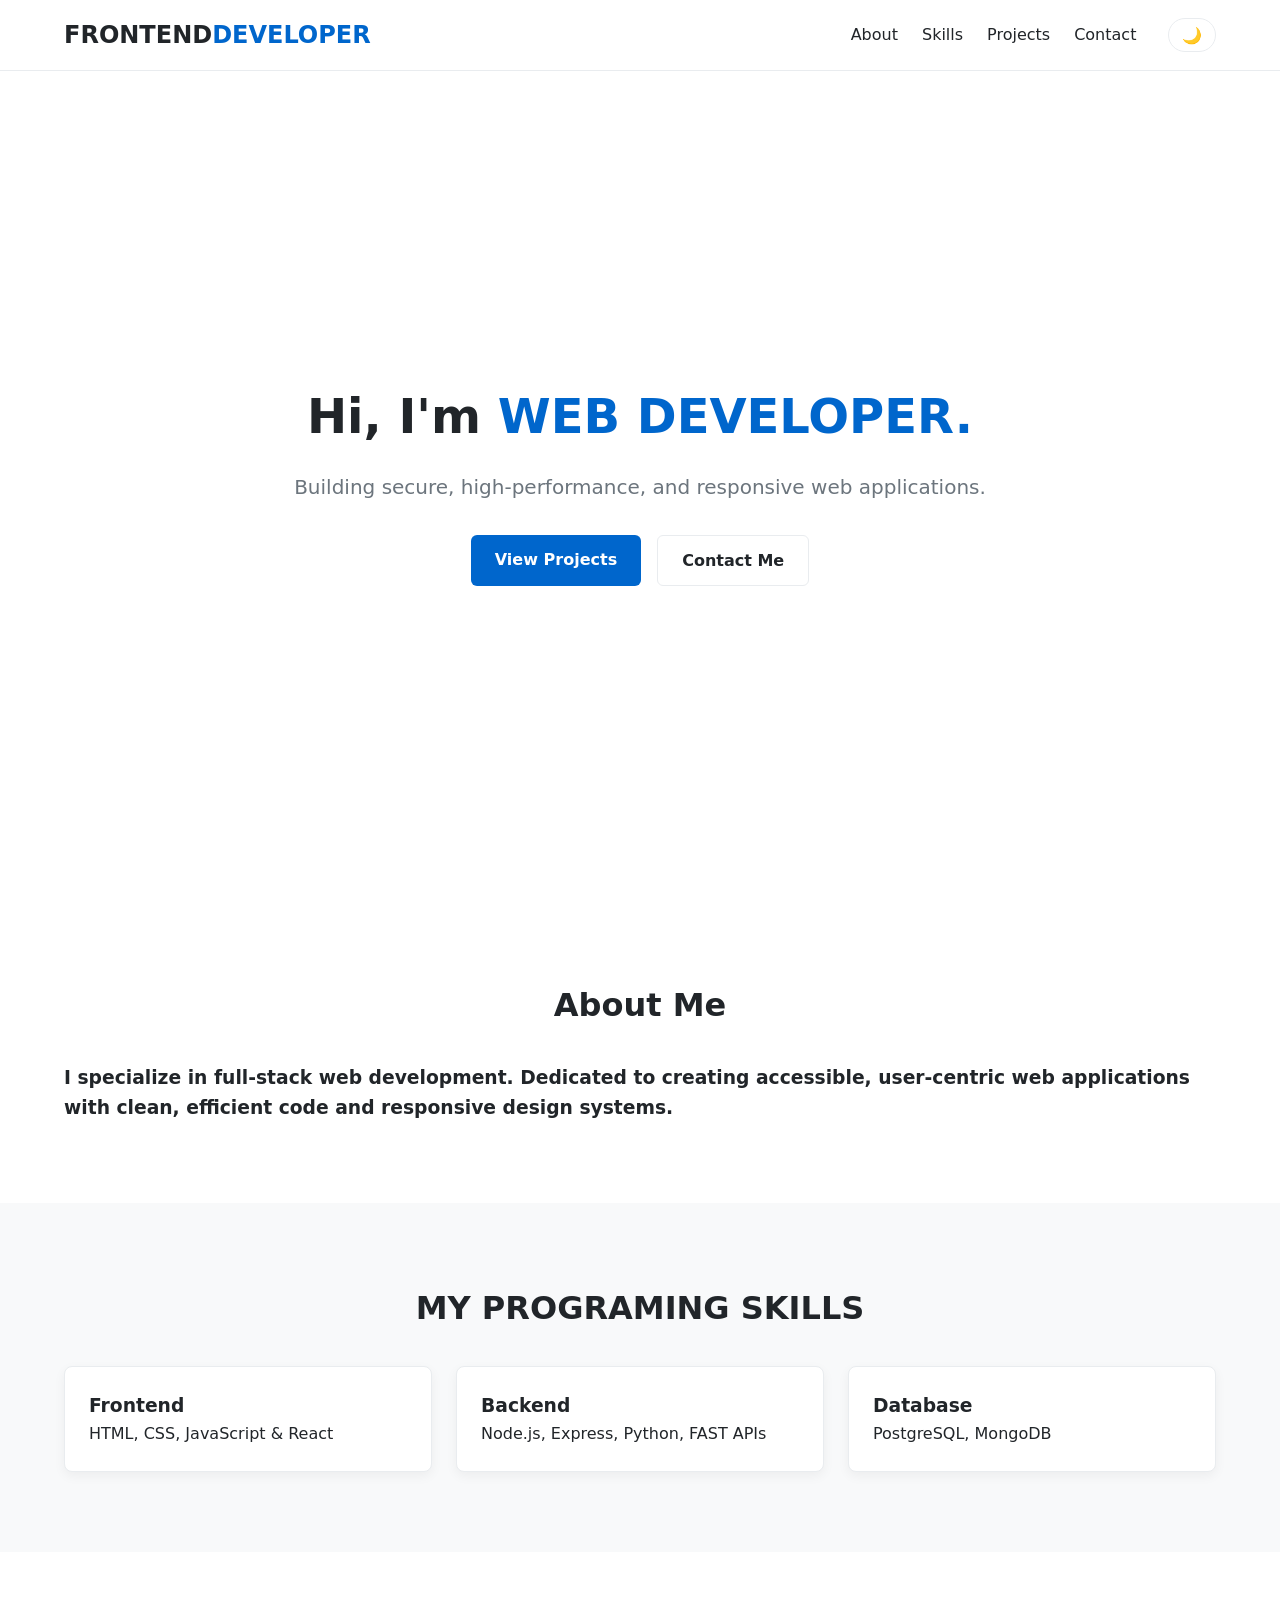
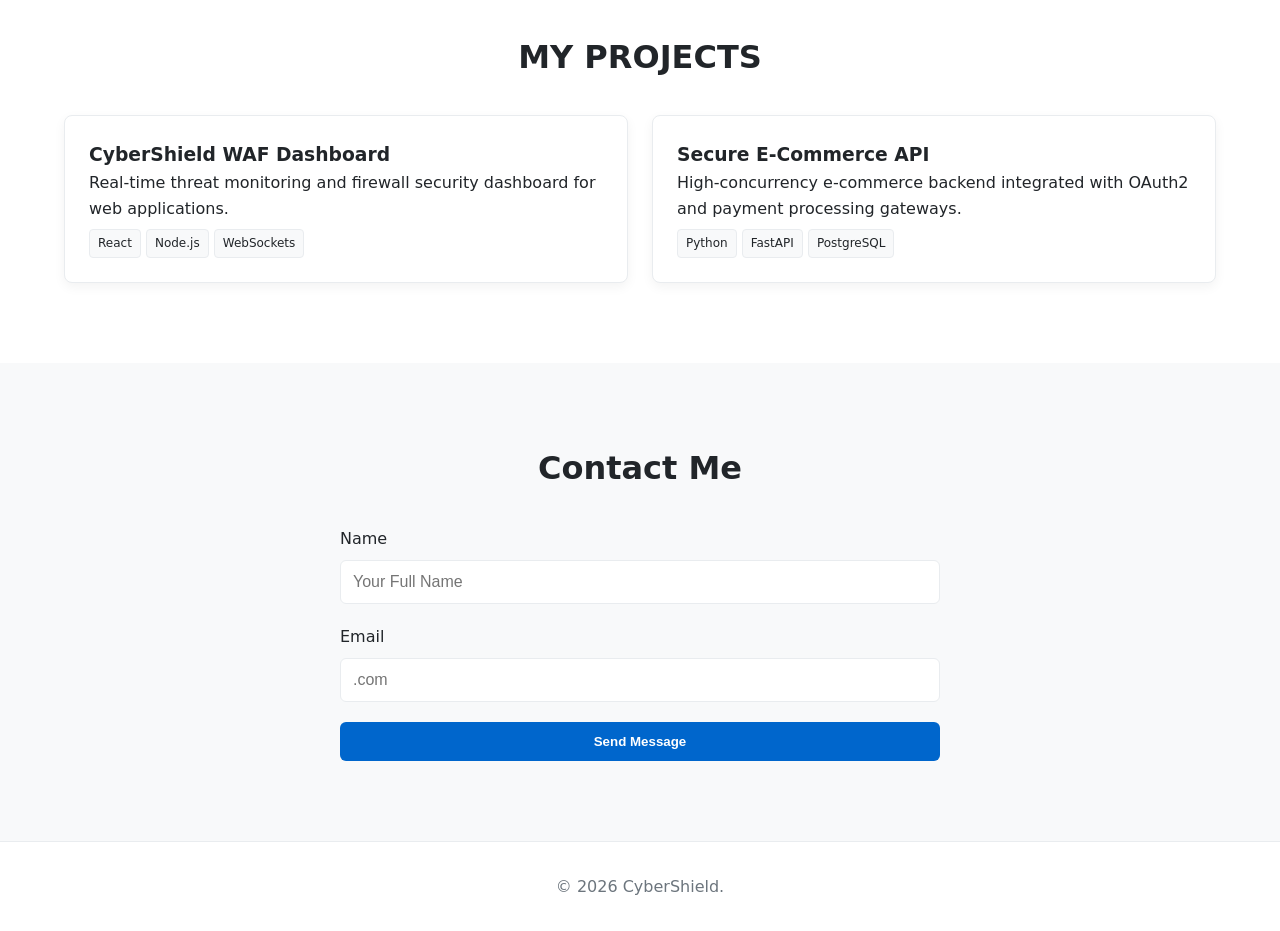
<file: index.html>
<!DOCTYPE html>
<html lang="en" data-theme="light">
<head>
    <meta charset="UTF-8">
    <meta name="viewport" content="width=device-width, initial-scale=1.0">
    <title>Portfolio | Semantic & Responsive</title>
    <link rel="stylesheet" href="style.css">
</head>
<body>

    <header class="navbar">
        <div class="nav-container">
            <a href="#hero" class="logo">FRONTEND<span>DEVELOPER</span></a>
            
            <button class="menu-toggle" id="menuToggle" aria-label="Toggle navigation menu" aria-expanded="false">
                <span class="hamburger"></span>
            </button>

            <nav class="nav-menu" id="navMenu">
                <ul class="nav-links">
                    <li><a href="#about" class="nav-link">About</a></li>
                    <li><a href="#skills" class="nav-link">Skills</a></li>
                    <li><a href="#projects" class="nav-link">Projects</a></li>
                    <li><a href="#contact" class="nav-link">Contact</a></li>
                </ul>
                <button class="theme-toggle" id="themeToggle" aria-label="Toggle Dark/Light Mode">
                    🌙
                </button>
            </nav>
        </div>
    </header>

    <main>
        <section id="hero" class="hero-section">
            <div class="container hero-content">
                <h1>Hi, I'm <span class="highlight">WEB DEVELOPER.</span></h1>
                <p class="lead">Building secure, high-performance, and responsive web applications.</p>
                <div class="hero-buttons">
                    <a href="#projects" class="btn btn-primary">View Projects</a>
                    <a href="#contact" class="btn btn-secondary">Contact Me</a>
                </div>
            </div>
        </section>

        <section id="about" class="section">
            <div class="container">
                <h2 class="section-title">About Me</h2>
                <div class="about-grid">
                    <div class="about-text">
                        <h3>I specialize in full-stack web development. Dedicated to creating accessible, user-centric web applications with clean, efficient code and responsive design systems.</h3>
                    </div>
                </div>
            </div>
        </section>

        <section id="skills" class="section bg-alt">
            <div class="container">
                <h2 class="section-title">MY PROGRAMING SKILLS</h2>
                <div class="skills-grid">
                    <div class="skill-card">
                        <h3>Frontend</h3>
                        <p>HTML, CSS, JavaScript & React</p>
                    </div>
                    <div class="skill-card">
                        <h3>Backend</h3>
                        <p>Node.js, Express, Python, FAST APIs</p>
                    </div>
                    <div class="skill-card">
                        <h3>Database</h3>
                        <p>PostgreSQL, MongoDB</p>
                    </div>
                   
                </div>
            </div>
        </section>

        <section id="projects" class="section">
            <div class="container">
                <h2 class="section-title">MY PROJECTS</h2>
                <div class="projects-grid">
                    <article class="project-card">
                        <div class="project-info">
                            <h3>CyberShield WAF Dashboard</h3>
                            <p>Real-time threat monitoring and firewall security dashboard for web applications.</p>
                            <span class="tag">React</span> <span class="tag">Node.js</span> <span class="tag">WebSockets</span>
                        </div>
                    </article>

                    <article class="project-card">
                        <div class="project-info">
                            <h3>Secure E-Commerce API</h3>
                            <p>High-concurrency e-commerce backend integrated with OAuth2 and payment processing gateways.</p>
                            <span class="tag">Python</span> <span class="tag">FastAPI</span> <span class="tag">PostgreSQL</span>
                        </div>
                    </article>
                </div>
            </div>
        </section>

        <section id="contact" class="section bg-alt">
            <div class="container">
                <h2 class="section-title">Contact Me</h2>
                <form class="contact-form" id="contactForm">
                    <div class="form-group">
                        <label for="name">Name</label>
                        <input type="text" id="name" name="name" required placeholder="Your Full Name">
                    </div>
                    <div class="form-group">
                        <label for="email">Email</label>
                        <input type="email" id="email" name="email" required placeholder=".com">
                    </div>
                    
                    <button type="submit" class="btn btn-primary">Send Message</button>
                </form>
            </div>
        </section>
    </main>

    <footer>
        <div class="container">
            <p>&copy; 2026 CyberShield.</p>
        </div>
    </footer>

    <script src="app.js"></script>
</body>
</html>
</file>
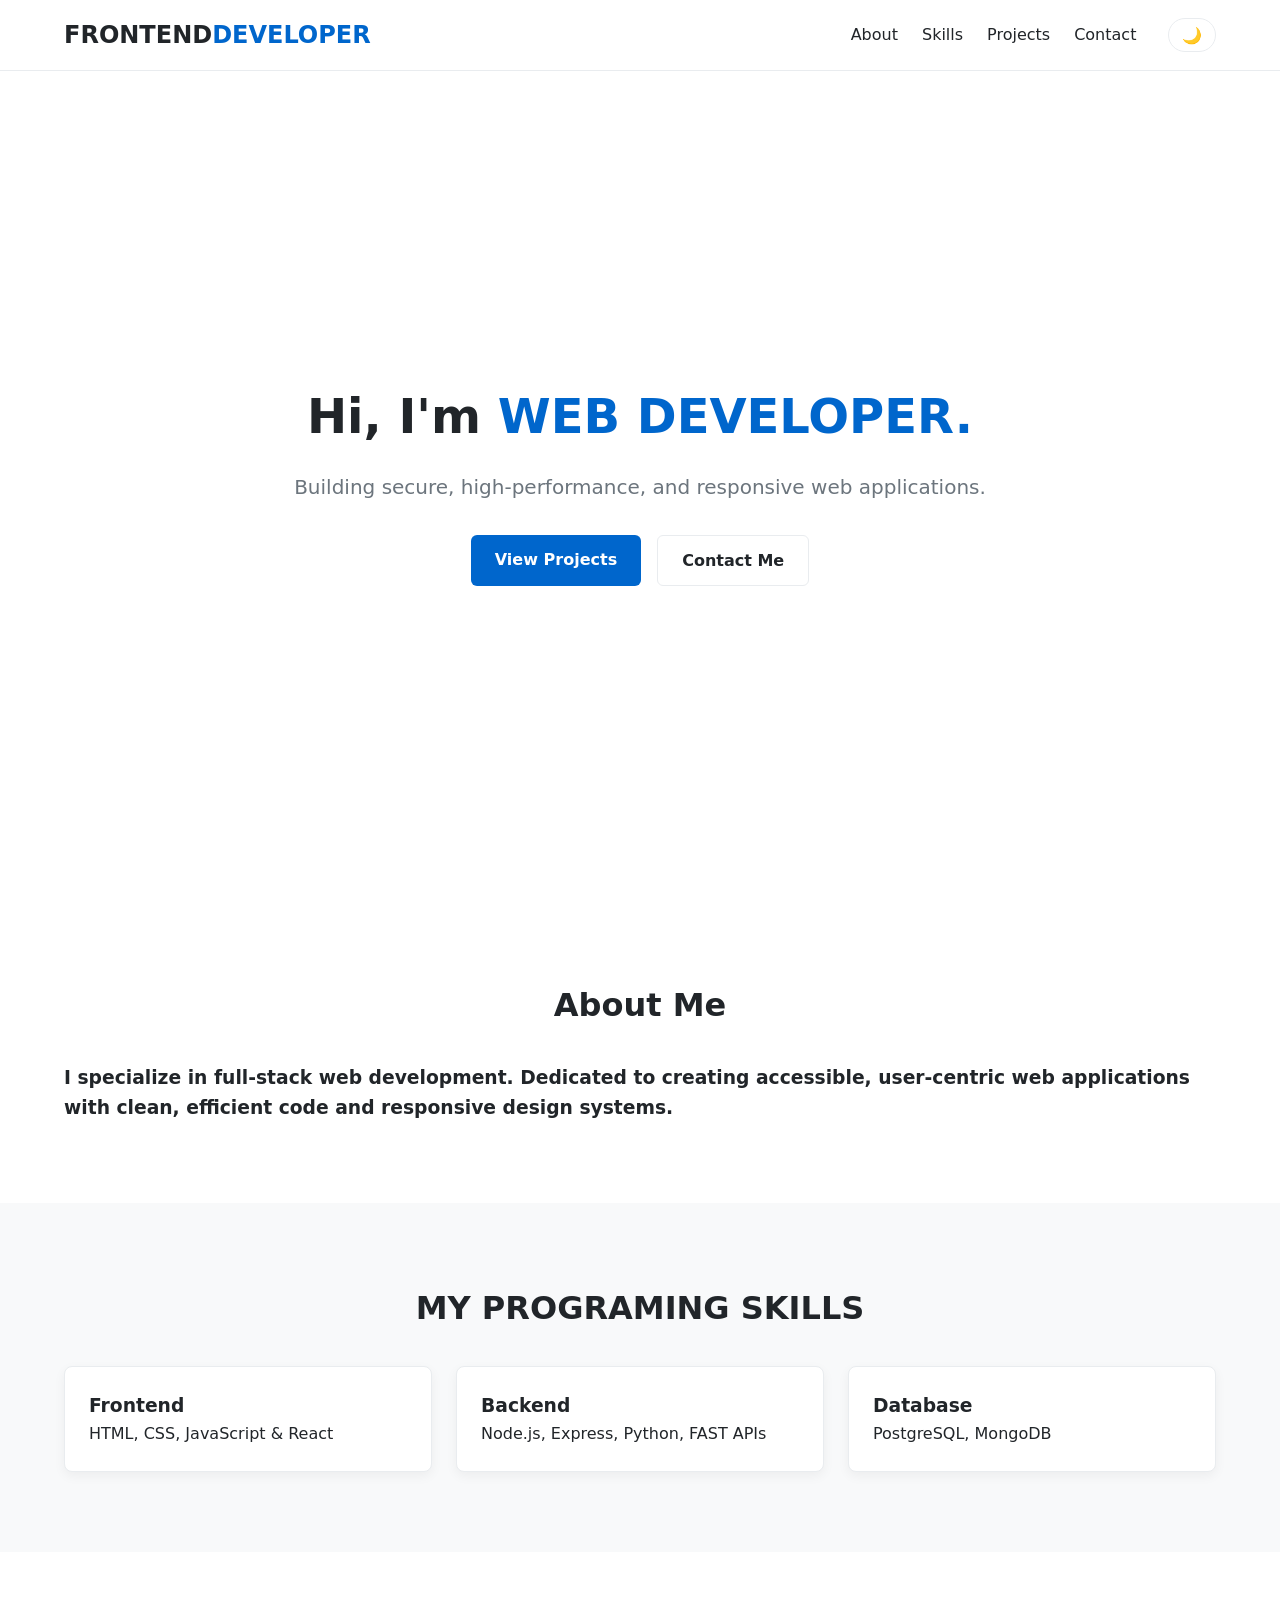
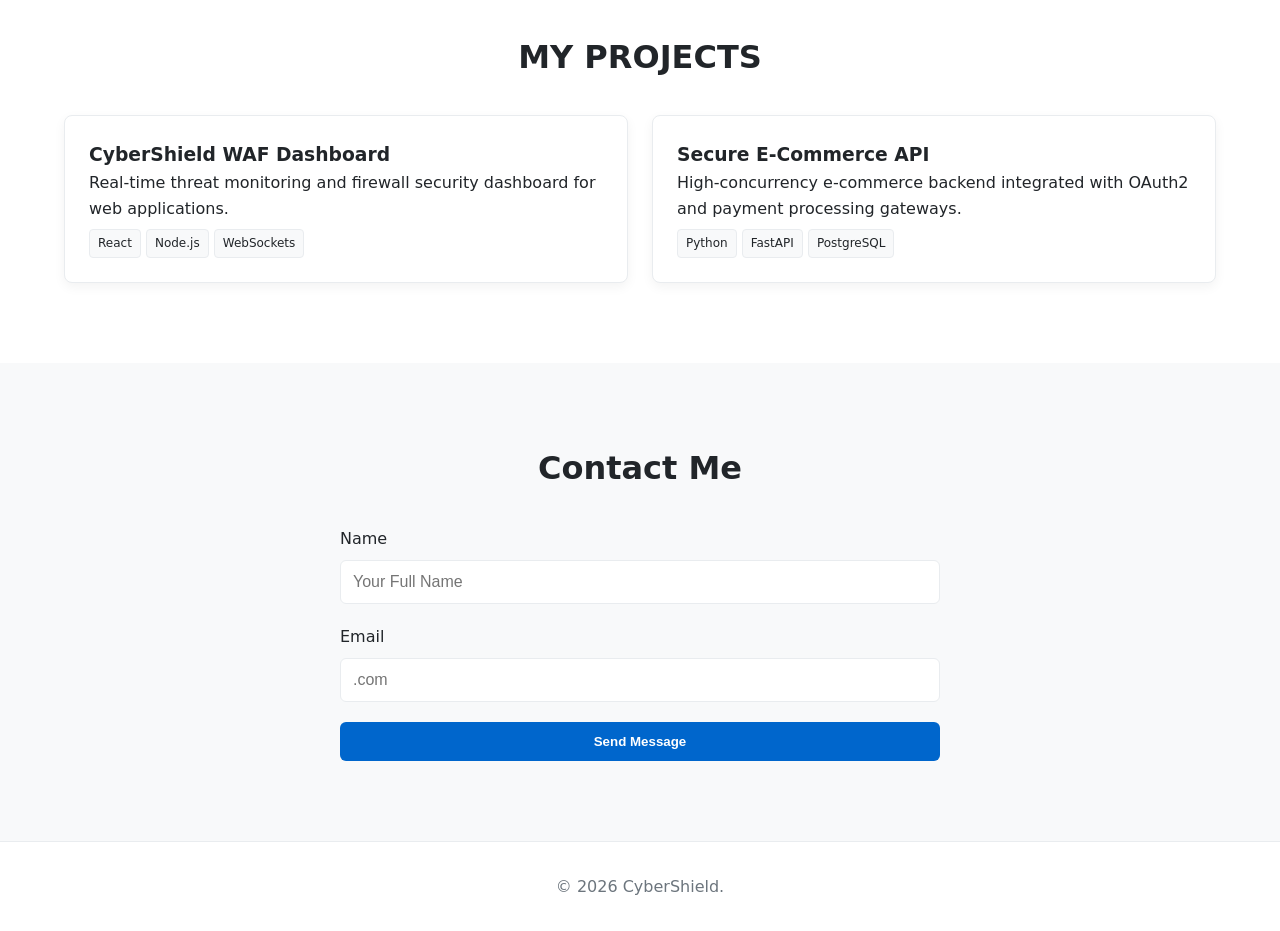
<file: new.html>
<!DOCTYPE html>
<html lang="en" data-theme="light">
<head>
    <meta charset="UTF-8">
    <meta name="viewport" content="width=device-width, initial-scale=1.0">
    <title>Portfolio | Semantic & Responsive</title>
    <link rel="stylesheet" href="new.css">
</head>
<body>

    <header class="navbar">
        <div class="nav-container">
            <a href="#hero" class="logo">FRONTEND<span>DEVELOPER</span></a>
            
            <button class="menu-toggle" id="menuToggle" aria-label="Toggle navigation menu" aria-expanded="false">
                <span class="hamburger"></span>
            </button>

            <nav class="nav-menu" id="navMenu">
                <ul class="nav-links">
                    <li><a href="#about" class="nav-link">About</a></li>
                    <li><a href="#skills" class="nav-link">Skills</a></li>
                    <li><a href="#projects" class="nav-link">Projects</a></li>
                    <li><a href="#contact" class="nav-link">Contact</a></li>
                </ul>
                <button class="theme-toggle" id="themeToggle" aria-label="Toggle Dark/Light Mode">
                    🌙
                </button>
            </nav>
        </div>
    </header>

    <main>
        <section id="hero" class="hero-section">
            <div class="container hero-content">
                <h1>Hi, I'm <span class="highlight">WEB DEVELOPER.</span></h1>
                <p class="lead">Building secure, high-performance, and responsive web applications.</p>
                <div class="hero-buttons">
                    <a href="#projects" class="btn btn-primary">View Projects</a>
                    <a href="#contact" class="btn btn-secondary">Contact Me</a>
                </div>
            </div>
        </section>

        <section id="about" class="section">
            <div class="container">
                <h2 class="section-title">About Me</h2>
                <div class="about-grid">
                    <div class="about-text">
                        <h3>I specialize in full-stack web development. Dedicated to creating accessible, user-centric web applications with clean, efficient code and responsive design systems.</h3>
                    </div>
                </div>
            </div>
        </section>

        <section id="skills" class="section bg-alt">
            <div class="container">
                <h2 class="section-title">MY PROGRAMING SKILLS</h2>
                <div class="skills-grid">
                    <div class="skill-card">
                        <h3>Frontend</h3>
                        <p>HTML, CSS, JavaScript & React</p>
                    </div>
                    <div class="skill-card">
                        <h3>Backend</h3>
                        <p>Node.js, Express, Python, FAST APIs</p>
                    </div>
                    <div class="skill-card">
                        <h3>Database</h3>
                        <p>PostgreSQL, MongoDB</p>
                    </div>
                   
                </div>
            </div>
        </section>

        <section id="projects" class="section">
            <div class="container">
                <h2 class="section-title">MY PROJECTS</h2>
                <div class="projects-grid">
                    <article class="project-card">
                        <div class="project-info">
                            <h3>CyberShield WAF Dashboard</h3>
                            <p>Real-time threat monitoring and firewall security dashboard for web applications.</p>
                            <span class="tag">React</span> <span class="tag">Node.js</span> <span class="tag">WebSockets</span>
                        </div>
                    </article>

                    <article class="project-card">
                        <div class="project-info">
                            <h3>Secure E-Commerce API</h3>
                            <p>High-concurrency e-commerce backend integrated with OAuth2 and payment processing gateways.</p>
                            <span class="tag">Python</span> <span class="tag">FastAPI</span> <span class="tag">PostgreSQL</span>
                        </div>
                    </article>
                </div>
            </div>
        </section>

        <section id="contact" class="section bg-alt">
            <div class="container">
                <h2 class="section-title">Contact Me</h2>
                <form class="contact-form" id="contactForm">
                    <div class="form-group">
                        <label for="name">Name</label>
                        <input type="text" id="name" name="name" required placeholder="Your Full Name">
                    </div>
                    <div class="form-group">
                        <label for="email">Email</label>
                        <input type="email" id="email" name="email" required placeholder=".com">
                    </div>
                    
                    <button type="submit" class="btn btn-primary">Send Message</button>
                </form>
            </div>
        </section>
    </main>

    <footer>
        <div class="container">
            <p>&copy; 2026 CyberShield.</p>
        </div>
    </footer>

    <script src="new.js"></script>
</body>
</html>
</file>
<file: style.css>
:root {
    --bg-color: #ffffff;
    --bg-alt: #f8f9fa;
    --text-color: #212529;
    --text-muted: #6c757d;
    --primary: #0066cc;
    --primary-hover: #0052a3;
    --card-bg: #ffffff;
    --border-color: #e9ecef;
    --nav-bg: rgba(255, 255, 255, 0.9);
    --shadow: 0 4px 12px rgba(0, 0, 0, 0.05);
}

[data-theme="dark"] {
    --bg-color: #121212;
    --bg-alt: #1e1e1e;
    --text-color: #f8f9fa;
    --text-muted: #a0a0a0;
    --primary: #3399ff;
    --primary-hover: #66b2ff;
    --card-bg: #1e1e1e;
    --border-color: #333333;
    --nav-bg: rgba(18, 18, 18, 0.9);
    --shadow: 0 4px 12px rgba(0, 0, 0, 0.3);
}

* {
    margin: 0;
    padding: 0;
    box-sizing: border-box;
}

html {
    scroll-behavior: smooth;
}

body {
    font-family: system-ui, -apple-system, BlinkMacSystemFont, "Segoe UI", Roboto, sans-serif;
    background-color: var(--bg-color);
    color: var(--text-color);
    line-height: 1.6;
    transition: background-color 0.3s ease, color 0.3s ease;
    overflow-x: hidden;
}

.container {
    max-width: 1200px;
    margin: 0 auto;
    padding: 0 1.5rem;
}

.section {
    padding: 5rem 0;
}

.bg-alt {
    background-color: var(--bg-alt);
}

.section-title {
    font-size: 2rem;
    margin-bottom: 2rem;
    text-align: center;
}

.navbar {
    position: fixed;
    top: 0;
    width: 100%;
    background-color: var(--nav-bg);
    backdrop-filter: blur(10px);
    border-bottom: 1px solid var(--border-color);
    z-index: 1000;
}

.nav-container {
    display: flex;
    justify-content: space-between;
    align-items: center;
    max-width: 1200px;
    margin: 0 auto;
    padding: 1rem 1.5rem;
}

.logo {
    font-size: 1.5rem;
    font-weight: 700;
    color: var(--text-color);
    text-decoration: none;
}

.logo span {
    color: var(--primary);
}

.nav-menu {
    display: flex;
    align-items: center;
    gap: 2rem;
}

.nav-links {
    display: flex;
    list-style: none;
    gap: 1.5rem;
}

.nav-link {
    color: var(--text-color);
    text-decoration: none;
    font-weight: 500;
    transition: color 0.2s ease;
}

.nav-link:hover {
    color: var(--primary);
}

.menu-toggle {
    display: none;
    background: none;
    border: none;
    cursor: pointer;
    padding: 0.5rem;
}

.hamburger {
    display: block;
    width: 24px;
    height: 2px;
    background-color: var(--text-color);
    position: relative;
    transition: background-color 0.3s ease;
}

.hamburger::before, .hamburger::after {
    content: '';
    position: absolute;
    width: 24px;
    height: 2px;
    background-color: var(--text-color);
    transition: transform 0.3s ease;
}

.hamburger::before { top: -6px; }
.hamburger::after { top: 6px; }

.theme-toggle {
    background: none;
    border: 1px solid var(--border-color);
    padding: 0.4rem 0.8rem;
    border-radius: 20px;
    cursor: pointer;
    font-size: 1rem;
    color: var(--text-color);
}

.hero-section {
    min-height: 100vh;
    display: flex;
    align-items: center;
    justify-content: center;
    text-align: center;
    padding-top: 4rem;
}

.hero-content h1 {
    font-size: 3rem;
    margin-bottom: 1rem;
}

.highlight {
    color: var(--primary);
}

.lead {
    font-size: 1.25rem;
    color: var(--text-muted);
    margin-bottom: 2rem;
}

.hero-buttons {
    display: flex;
    gap: 1rem;
    justify-content: center;
}

.btn {
    display: inline-block;
    padding: 0.75rem 1.5rem;
    border-radius: 6px;
    text-decoration: none;
    font-weight: 600;
    transition: transform 0.2s ease, background-color 0.2s ease;
    border: none;
    cursor: pointer;
}

.btn:hover {
    transform: translateY(-2px);
}

.btn-primary {
    background-color: var(--primary);
    color: #ffffff;
}

.btn-primary:hover {
    background-color: var(--primary-hover);
}

.btn-secondary {
    background-color: transparent;
    color: var(--text-color);
    border: 1px solid var(--border-color);
}

.skills-grid, .projects-grid {
    display: grid;
    grid-template-columns: repeat(auto-fit, minmax(250px, 1fr));
    gap: 1.5rem;
}

.skill-card, .project-card {
    background-color: var(--card-bg);
    padding: 1.5rem;
    border-radius: 8px;
    border: 1px solid var(--border-color);
    box-shadow: var(--shadow);
    transition: transform 0.2s ease;
}

.skill-card:hover, .project-card:hover {
    transform: translateY(-4px);
}

.tag {
    display: inline-block;
    background-color: var(--bg-alt);
    border: 1px solid var(--border-color);
    padding: 0.25rem 0.5rem;
    font-size: 0.75rem;
    border-radius: 4px;
    margin-top: 0.5rem;
}

.contact-form {
    max-width: 600px;
    margin: 0 auto;
    display: flex;
    flex-direction: column;
    gap: 1.25rem;
}

.form-group {
    display: flex;
    flex-direction: column;
    gap: 0.5rem;
}

.form-group label {
    font-weight: 500;
}

.form-group input, .form-group textarea {
    padding: 0.75rem;
    border: 1px solid var(--border-color);
    border-radius: 6px;
    background-color: var(--card-bg);
    color: var(--text-color);
    font-size: 1rem;
}

footer {
    text-align: center;
    padding: 2rem 0;
    border-top: 1px solid var(--border-color);
    color: var(--text-muted);
}

@media (max-width: 768px) {
    .menu-toggle {
        display: block;
    }

    .nav-menu {
        position: fixed;
        top: 60px;
        right: -100%;
        width: 100%;
        height: calc(100vh - 60px);
        background-color: var(--bg-color);
        flex-direction: column;
        justify-content: center;
        transition: right 0.3s ease-in-out;
        box-shadow: var(--shadow);
    }

    .nav-menu.active {
        right: 0;
    }

    .nav-links {
        flex-direction: column;
        align-items: center;
        gap: 2rem;
    }

    .hero-content h1 {
        font-size: 2.25rem;
    }
}
</file>
<file: new.css>
:root {
    --bg-color: #ffffff;
    --bg-alt: #f8f9fa;
    --text-color: #212529;
    --text-muted: #6c757d;
    --primary: #0066cc;
    --primary-hover: #0052a3;
    --card-bg: #ffffff;
    --border-color: #e9ecef;
    --nav-bg: rgba(255, 255, 255, 0.9);
    --shadow: 0 4px 12px rgba(0, 0, 0, 0.05);
}

[data-theme="dark"] {
    --bg-color: #121212;
    --bg-alt: #1e1e1e;
    --text-color: #f8f9fa;
    --text-muted: #a0a0a0;
    --primary: #3399ff;
    --primary-hover: #66b2ff;
    --card-bg: #1e1e1e;
    --border-color: #333333;
    --nav-bg: rgba(18, 18, 18, 0.9);
    --shadow: 0 4px 12px rgba(0, 0, 0, 0.3);
}

* {
    margin: 0;
    padding: 0;
    box-sizing: border-box;
}

html {
    scroll-behavior: smooth;
}

body {
    font-family: system-ui, -apple-system, BlinkMacSystemFont, "Segoe UI", Roboto, sans-serif;
    background-color: var(--bg-color);
    color: var(--text-color);
    line-height: 1.6;
    transition: background-color 0.3s ease, color 0.3s ease;
    overflow-x: hidden;
}

.container {
    max-width: 1200px;
    margin: 0 auto;
    padding: 0 1.5rem;
}

.section {
    padding: 5rem 0;
}

.bg-alt {
    background-color: var(--bg-alt);
}

.section-title {
    font-size: 2rem;
    margin-bottom: 2rem;
    text-align: center;
}

.navbar {
    position: fixed;
    top: 0;
    width: 100%;
    background-color: var(--nav-bg);
    backdrop-filter: blur(10px);
    border-bottom: 1px solid var(--border-color);
    z-index: 1000;
}

.nav-container {
    display: flex;
    justify-content: space-between;
    align-items: center;
    max-width: 1200px;
    margin: 0 auto;
    padding: 1rem 1.5rem;
}

.logo {
    font-size: 1.5rem;
    font-weight: 700;
    color: var(--text-color);
    text-decoration: none;
}

.logo span {
    color: var(--primary);
}

.nav-menu {
    display: flex;
    align-items: center;
    gap: 2rem;
}

.nav-links {
    display: flex;
    list-style: none;
    gap: 1.5rem;
}

.nav-link {
    color: var(--text-color);
    text-decoration: none;
    font-weight: 500;
    transition: color 0.2s ease;
}

.nav-link:hover {
    color: var(--primary);
}

.menu-toggle {
    display: none;
    background: none;
    border: none;
    cursor: pointer;
    padding: 0.5rem;
}

.hamburger {
    display: block;
    width: 24px;
    height: 2px;
    background-color: var(--text-color);
    position: relative;
    transition: background-color 0.3s ease;
}

.hamburger::before, .hamburger::after {
    content: '';
    position: absolute;
    width: 24px;
    height: 2px;
    background-color: var(--text-color);
    transition: transform 0.3s ease;
}

.hamburger::before { top: -6px; }
.hamburger::after { top: 6px; }

.theme-toggle {
    background: none;
    border: 1px solid var(--border-color);
    padding: 0.4rem 0.8rem;
    border-radius: 20px;
    cursor: pointer;
    font-size: 1rem;
    color: var(--text-color);
}

.hero-section {
    min-height: 100vh;
    display: flex;
    align-items: center;
    justify-content: center;
    text-align: center;
    padding-top: 4rem;
}

.hero-content h1 {
    font-size: 3rem;
    margin-bottom: 1rem;
}

.highlight {
    color: var(--primary);
}

.lead {
    font-size: 1.25rem;
    color: var(--text-muted);
    margin-bottom: 2rem;
}

.hero-buttons {
    display: flex;
    gap: 1rem;
    justify-content: center;
}

.btn {
    display: inline-block;
    padding: 0.75rem 1.5rem;
    border-radius: 6px;
    text-decoration: none;
    font-weight: 600;
    transition: transform 0.2s ease, background-color 0.2s ease;
    border: none;
    cursor: pointer;
}

.btn:hover {
    transform: translateY(-2px);
}

.btn-primary {
    background-color: var(--primary);
    color: #ffffff;
}

.btn-primary:hover {
    background-color: var(--primary-hover);
}

.btn-secondary {
    background-color: transparent;
    color: var(--text-color);
    border: 1px solid var(--border-color);
}

.skills-grid, .projects-grid {
    display: grid;
    grid-template-columns: repeat(auto-fit, minmax(250px, 1fr));
    gap: 1.5rem;
}

.skill-card, .project-card {
    background-color: var(--card-bg);
    padding: 1.5rem;
    border-radius: 8px;
    border: 1px solid var(--border-color);
    box-shadow: var(--shadow);
    transition: transform 0.2s ease;
}

.skill-card:hover, .project-card:hover {
    transform: translateY(-4px);
}

.tag {
    display: inline-block;
    background-color: var(--bg-alt);
    border: 1px solid var(--border-color);
    padding: 0.25rem 0.5rem;
    font-size: 0.75rem;
    border-radius: 4px;
    margin-top: 0.5rem;
}

.contact-form {
    max-width: 600px;
    margin: 0 auto;
    display: flex;
    flex-direction: column;
    gap: 1.25rem;
}

.form-group {
    display: flex;
    flex-direction: column;
    gap: 0.5rem;
}

.form-group label {
    font-weight: 500;
}

.form-group input, .form-group textarea {
    padding: 0.75rem;
    border: 1px solid var(--border-color);
    border-radius: 6px;
    background-color: var(--card-bg);
    color: var(--text-color);
    font-size: 1rem;
}

footer {
    text-align: center;
    padding: 2rem 0;
    border-top: 1px solid var(--border-color);
    color: var(--text-muted);
}

@media (max-width: 768px) {
    .menu-toggle {
        display: block;
    }

    .nav-menu {
        position: fixed;
        top: 60px;
        right: -100%;
        width: 100%;
        height: calc(100vh - 60px);
        background-color: var(--bg-color);
        flex-direction: column;
        justify-content: center;
        transition: right 0.3s ease-in-out;
        box-shadow: var(--shadow);
    }

    .nav-menu.active {
        right: 0;
    }

    .nav-links {
        flex-direction: column;
        align-items: center;
        gap: 2rem;
    }

    .hero-content h1 {
        font-size: 2.25rem;
    }
}
</file>
